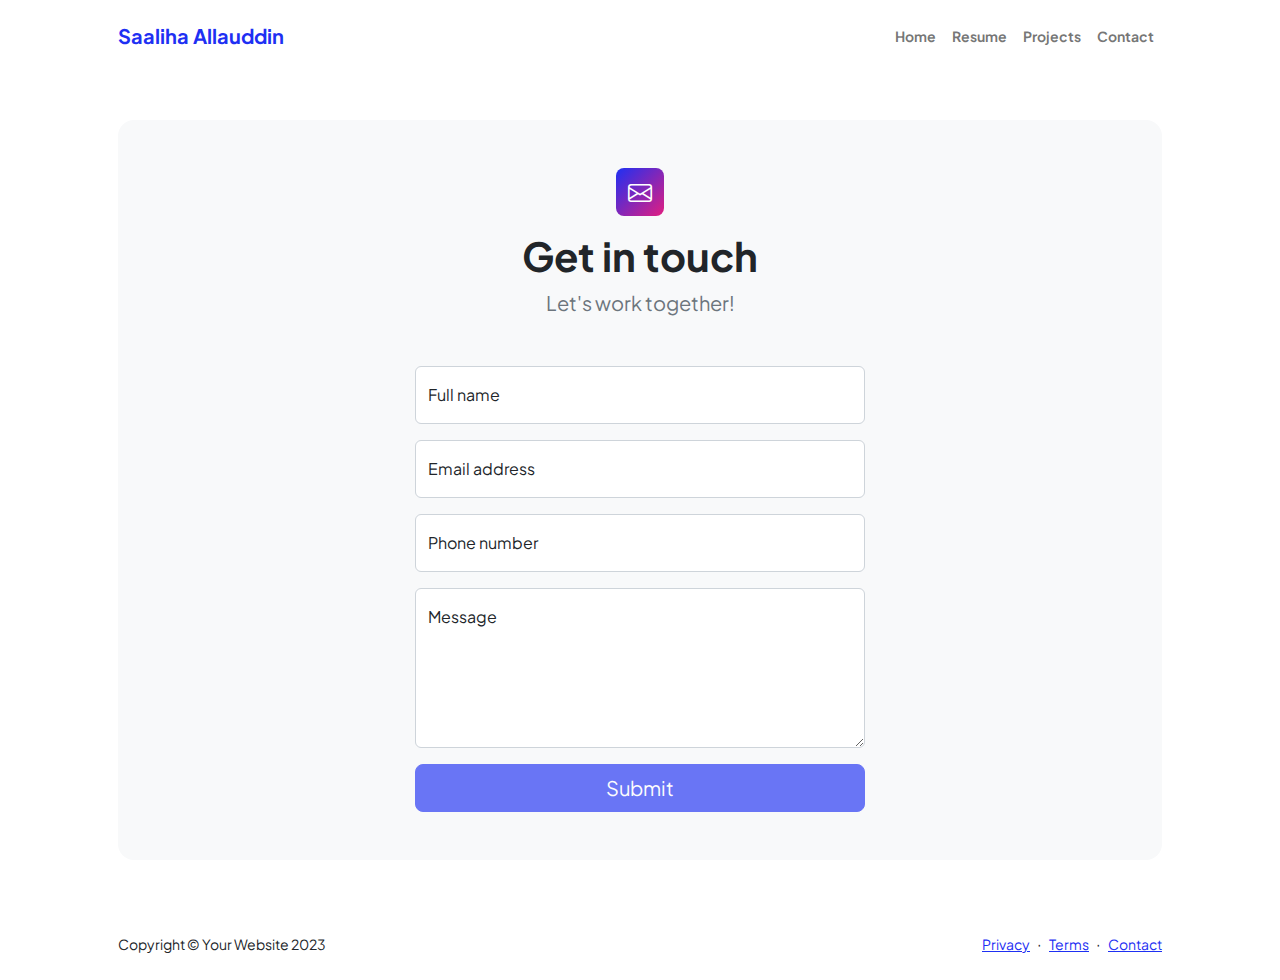
<file: contact.html>
<!DOCTYPE html>
<html lang="en">
    <head>
        <meta charset="utf-8" />
        <meta name="viewport" content="width=device-width, initial-scale=1, shrink-to-fit=no" />
        <meta name="description" content />
        <meta name="author" content />
        <title>Modern Business - Start Bootstrap Template</title>
        <!-- Favicon-->
        <link rel="icon" type="image/x-icon" href="assets/favicon.ico" />
        <!-- Custom Google font-->
        <link rel="preconnect" href="https://fonts.googleapis.com" />
        <link rel="preconnect" href="https://fonts.gstatic.com" crossorigin />
        <link href="https://fonts.googleapis.com/css2?family=Plus+Jakarta+Sans:wght@100;200;300;400;500;600;700;800;900&amp;display=swap" rel="stylesheet" />
        <!-- Bootstrap icons-->
        <link href="https://cdn.jsdelivr.net/npm/bootstrap-icons@1.8.1/font/bootstrap-icons.css" rel="stylesheet" />
        <!-- Core theme CSS (includes Bootstrap)-->
        <link href="css/styles.css" rel="stylesheet" />
    </head>
    <body class="d-flex flex-column">
        <main class="flex-shrink-0">
            <!-- Navigation-->
            <nav class="navbar navbar-expand-lg navbar-light bg-white py-3">
                <div class="container px-5">
                    <a class="navbar-brand" href="index.html"><span class="fw-bolder text-primary">Saaliha Allauddin</span></a>
                    <button class="navbar-toggler" type="button" data-bs-toggle="collapse" data-bs-target="#navbarSupportedContent" aria-controls="navbarSupportedContent" aria-expanded="false" aria-label="Toggle navigation"><span class="navbar-toggler-icon"></span></button>
                    <div class="collapse navbar-collapse" id="navbarSupportedContent">
                        <ul class="navbar-nav ms-auto mb-2 mb-lg-0 small fw-bolder">
                            <li class="nav-item"><a class="nav-link" href="index.html">Home</a></li>
                            <li class="nav-item"><a class="nav-link" href="resume.html">Resume</a></li>
                            <li class="nav-item"><a class="nav-link" href="projects.html">Projects</a></li>
                            <li class="nav-item"><a class="nav-link" href="contact.html">Contact</a></li>
                        </ul>
                    </div>
                </div>
            </nav>
            <!-- Page content-->
            <section class="py-5">
                <div class="container px-5">
                    <!-- Contact form-->
                    <div class="bg-light rounded-4 py-5 px-4 px-md-5">
                        <div class="text-center mb-5">
                            <div class="feature bg-primary bg-gradient-primary-to-secondary text-white rounded-3 mb-3"><i class="bi bi-envelope"></i></div>
                            <h1 class="fw-bolder">Get in touch</h1>
                            <p class="lead fw-normal text-muted mb-0">Let's work together!</p>
                        </div>
                        <div class="row gx-5 justify-content-center">
                            <div class="col-lg-8 col-xl-6">
                                <!-- * * * * * * * * * * * * * * *-->
                                <!-- * * SB Forms Contact Form * *-->
                                <!-- * * * * * * * * * * * * * * *-->
                                <!-- This form is pre-integrated with SB Forms.-->
                                <!-- To make this form functional, sign up at-->
                                <!-- https://startbootstrap.com/solution/contact-forms-->
                                <!-- to get an API token!-->
                                <form id="contactForm" data-sb-form-api-token="API_TOKEN">
                                    <!-- Name input-->
                                    <div class="form-floating mb-3">
                                        <input class="form-control" id="name" type="text" placeholder="Enter your name..." data-sb-validations="required" />
                                        <label for="name">Full name</label>
                                        <div class="invalid-feedback" data-sb-feedback="name:required">A name is required.</div>
                                    </div>
                                    <!-- Email address input-->
                                    <div class="form-floating mb-3">
                                        <input class="form-control" id="email" type="email" placeholder="name@example.com" data-sb-validations="required,email" />
                                        <label for="email">Email address</label>
                                        <div class="invalid-feedback" data-sb-feedback="email:required">An email is required.</div>
                                        <div class="invalid-feedback" data-sb-feedback="email:email">Email is not valid.</div>
                                    </div>
                                    <!-- Phone number input-->
                                    <div class="form-floating mb-3">
                                        <input class="form-control" id="phone" type="tel" placeholder="(123) 456-7890" data-sb-validations="required" />
                                        <label for="phone">Phone number</label>
                                        <div class="invalid-feedback" data-sb-feedback="phone:required">A phone number is required.</div>
                                    </div>
                                    <!-- Message input-->
                                    <div class="form-floating mb-3">
                                        <textarea class="form-control" id="message" type="text" placeholder="Enter your message here..." style="height: 10rem" data-sb-validations="required"></textarea>
                                        <label for="message">Message</label>
                                        <div class="invalid-feedback" data-sb-feedback="message:required">A message is required.</div>
                                    </div>
                                    <!-- Submit success message-->
                                    <!---->
                                    <!-- This is what your users will see when the form-->
                                    <!-- has successfully submitted-->
                                    <div class="d-none" id="submitSuccessMessage">
                                        <div class="text-center mb-3">
                                            <div class="fw-bolder">Form submission successful!</div>
                                            To activate this form, sign up at
                                            <br />
                                            <a href="https://startbootstrap.com/solution/contact-forms">https://startbootstrap.com/solution/contact-forms</a>
                                        </div>
                                    </div>
                                    <!-- Submit error message-->
                                    <!---->
                                    <!-- This is what your users will see when there is-->
                                    <!-- an error submitting the form-->
                                    <div class="d-none" id="submitErrorMessage"><div class="text-center text-danger mb-3">Error sending message!</div></div>
                                    <!-- Submit Button-->
                                    <div class="d-grid"><button class="btn btn-primary btn-lg disabled" id="submitButton" type="submit">Submit</button></div>
                                </form>
                            </div>
                        </div>
                    </div>
                </div>
            </section>
        </main>
        <!-- Footer-->
        <footer class="bg-white py-4 mt-auto">
            <div class="container px-5">
                <div class="row align-items-center justify-content-between flex-column flex-sm-row">
                    <div class="col-auto"><div class="small m-0">Copyright &copy; Your Website 2023</div></div>
                    <div class="col-auto">
                        <a class="small" href="#!">Privacy</a>
                        <span class="mx-1">&middot;</span>
                        <a class="small" href="#!">Terms</a>
                        <span class="mx-1">&middot;</span>
                        <a class="small" href="#!">Contact</a>
                    </div>
                </div>
            </div>
        </footer>
        <!-- Bootstrap core JS-->
        <script src="https://cdn.jsdelivr.net/npm/bootstrap@5.2.3/dist/js/bootstrap.bundle.min.js"></script>
        <!-- Core theme JS-->
        <script src="js/scripts.js"></script>
        <!-- * * * * * * * * * * * * * * * * * * * * * * * * * * * * * * * * * * * * * * * *-->
        <!-- * *                               SB Forms JS                               * *-->
        <!-- * * Activate your form at https://startbootstrap.com/solution/contact-forms * *-->
        <!-- * * * * * * * * * * * * * * * * * * * * * * * * * * * * * * * * * * * * * * * *-->
        <script src="https://cdn.startbootstrap.com/sb-forms-latest.js"></script>
    </body>
</html>
</file>
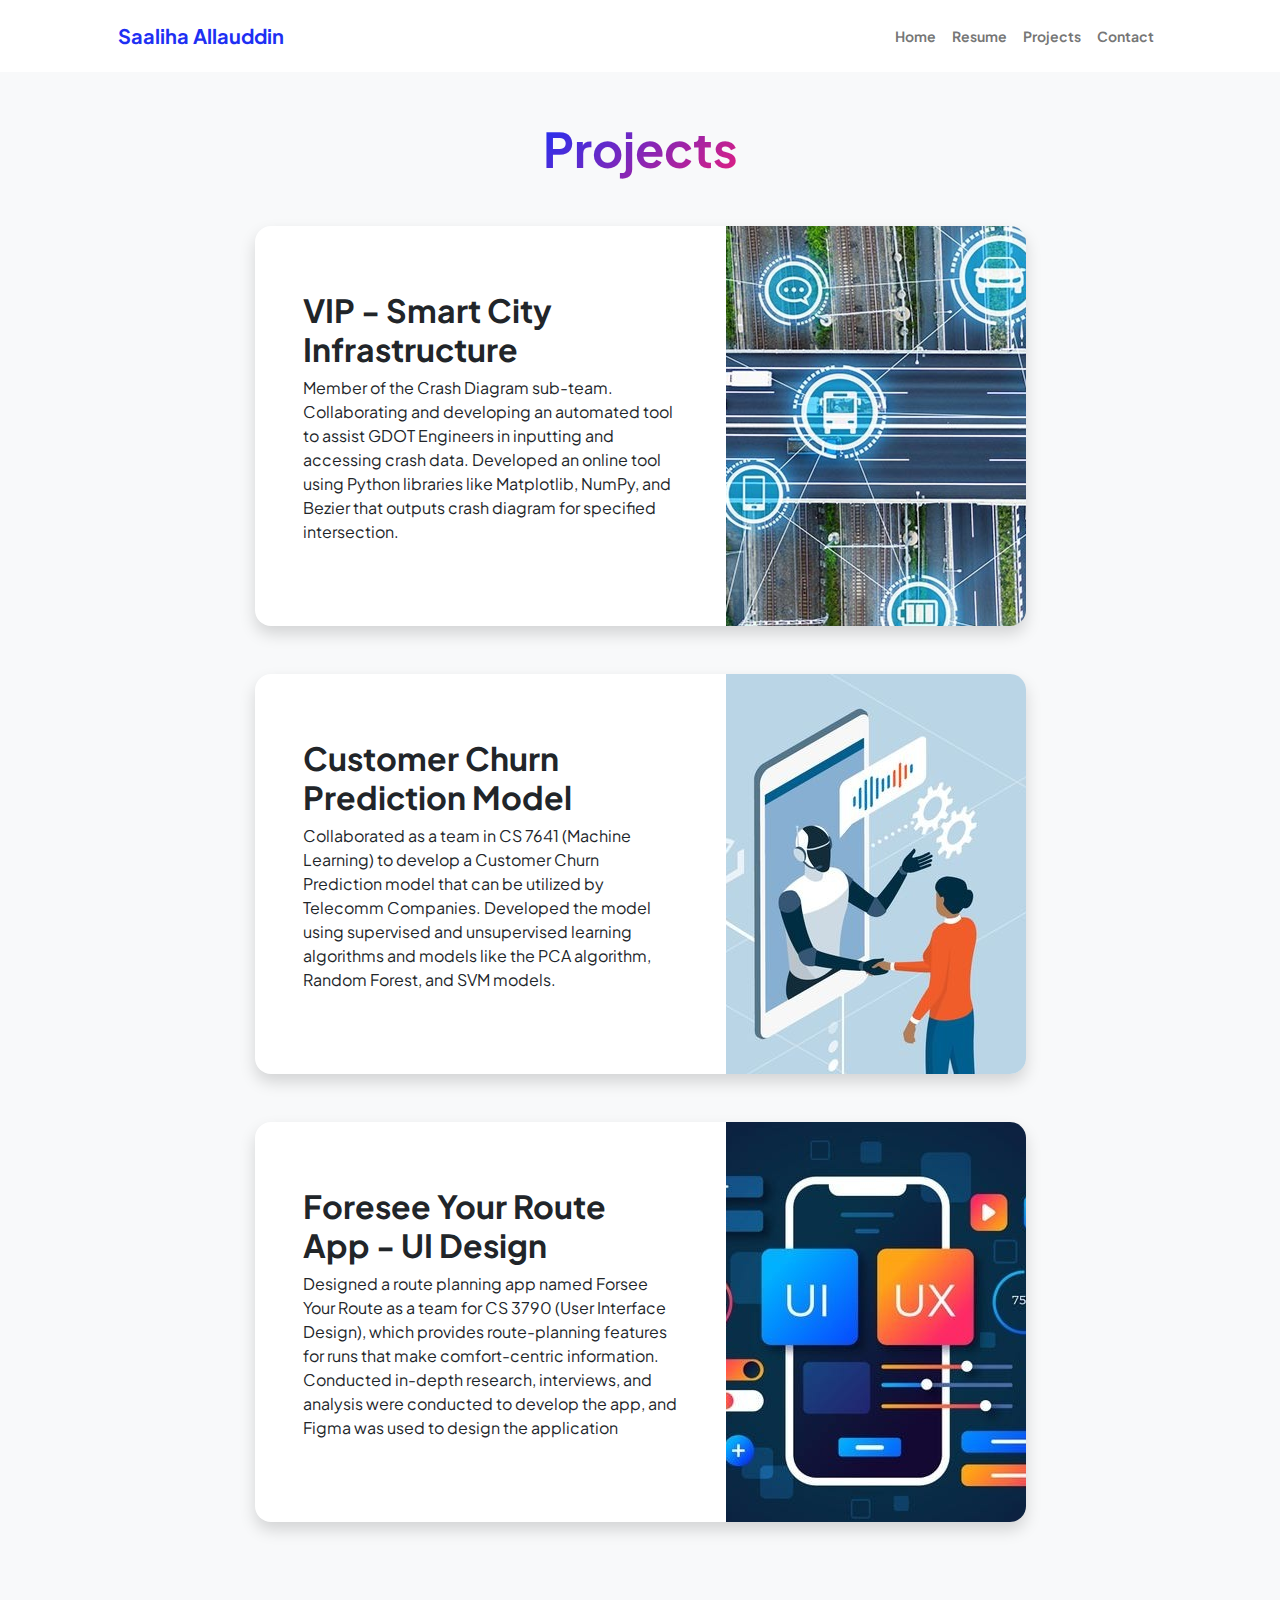
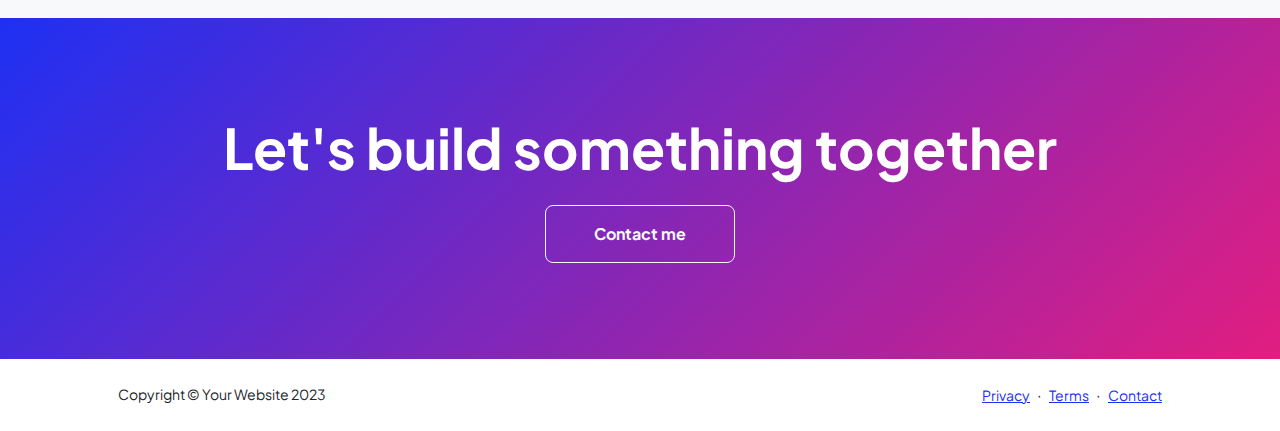
<file: projects.html>
<!DOCTYPE html>
<html lang="en">
    <head>
        <meta charset="utf-8" />
        <meta name="viewport" content="width=device-width, initial-scale=1, shrink-to-fit=no" />
        <meta name="description" content="" />
        <meta name="author" content="" />
        <title>Modern Business - Start Bootstrap Template</title>
        <!-- Favicon-->
        <link rel="icon" type="image/x-icon" href="assets/favicon.ico" />
        <!-- Custom Google font-->
        <link rel="preconnect" href="https://fonts.googleapis.com" />
        <link rel="preconnect" href="https://fonts.gstatic.com" crossorigin />
        <link href="https://fonts.googleapis.com/css2?family=Plus+Jakarta+Sans:wght@100;200;300;400;500;600;700;800;900&amp;display=swap" rel="stylesheet" />
        <!-- Bootstrap icons-->
        <link href="https://cdn.jsdelivr.net/npm/bootstrap-icons@1.8.1/font/bootstrap-icons.css" rel="stylesheet" />
        <!-- Core theme CSS (includes Bootstrap)-->
        <link href="css/styles.css" rel="stylesheet" />
    </head>
    <body class="d-flex flex-column h-100 bg-light">
        <main class="flex-shrink-0">
            <!-- Navigation-->
            <nav class="navbar navbar-expand-lg navbar-light bg-white py-3">
                <div class="container px-5">
                    <a class="navbar-brand" href="index.html"><span class="fw-bolder text-primary">Saaliha Allauddin</span></a>
                    <button class="navbar-toggler" type="button" data-bs-toggle="collapse" data-bs-target="#navbarSupportedContent" aria-controls="navbarSupportedContent" aria-expanded="false" aria-label="Toggle navigation"><span class="navbar-toggler-icon"></span></button>
                    <div class="collapse navbar-collapse" id="navbarSupportedContent">
                        <ul class="navbar-nav ms-auto mb-2 mb-lg-0 small fw-bolder">
                            <li class="nav-item"><a class="nav-link" href="index.html">Home</a></li>
                            <li class="nav-item"><a class="nav-link" href="resume.html">Resume</a></li>
                            <li class="nav-item"><a class="nav-link" href="projects.html">Projects</a></li>
                            <li class="nav-item"><a class="nav-link" href="contact.html">Contact</a></li>
                        </ul>
                    </div>
                </div>
            </nav>
            <!-- Projects Section-->
            <section class="py-5">
                <div class="container px-5 mb-5">
                    <div class="text-center mb-5">
                        <h1 class="display-5 fw-bolder mb-0"><span class="text-gradient d-inline">Projects</span></h1>
                    </div>
                    <div class="row gx-5 justify-content-center">
                        <div class="col-lg-11 col-xl-9 col-xxl-8">
                            <!-- Project Card 1-->
                            <div class="card overflow-hidden shadow rounded-4 border-0 mb-5">
                                <div class="card-body p-0">
                                    <div class="d-flex align-items-center">
                                        <div class="p-5">
                                            <h2 class="fw-bolder">VIP - Smart City Infrastructure</h2>
                                            <p>Member of the Crash Diagram sub-team. Collaborating and developing an automated tool to assist GDOT Engineers in
                                                inputting and accessing crash data. Developed an online tool using Python libraries like Matplotlib, NumPy, and Bezier that outputs crash diagram for specified
                                                intersection.</p>
                                        </div>
                                        <img class="img-fluid" src="assets/vip 2.jpg.png" alt="..." />
                                    </div>
                                </div>
                            </div>
                            <!-- Project Card 2-->
                            <div class="card overflow-hidden shadow rounded-4 border-0 mb-5">
                                <div class="card-body p-0">
                                    <div class="d-flex align-items-center">
                                        <div class="p-5">
                                            <h2 class="fw-bolder">Customer Churn Prediction Model</h2>
                                            <p>Collaborated as a team in CS 7641 (Machine Learning) to develop a Customer Churn Prediction model that can be utilized by
                                                Telecomm Companies. Developed the model using supervised and unsupervised learning algorithms and models like the PCA algorithm, Random
                                                Forest, and SVM models.</p>
                                        </div>
                                        <img class="img-fluid" src="assets/customer churn.png" alt="..." />
                                    </div>
                                </div>
                            </div>
                            <!-- Project Card 3-->
                            <div class="card overflow-hidden shadow rounded-4 border-0">
                                <div class="card-body p-0">
                                    <div class="d-flex align-items-center">
                                        <div class="p-5">
                                            <h2 class="fw-bolder">Foresee Your Route App - UI Design</h2>
                                            <p>Designed a route planning app named Forsee Your Route as a team for CS 3790 (User Interface Design), which provides
                                                route-planning features for runs that make comfort-centric information.
                                                Conducted in-depth research, interviews, and analysis were conducted to develop the app, and Figma was used to design the
                                                application</p>
                                        </div>
                                        <img class="img-fluid" src="assets/uiux.png" alt="..." />
                                    </div>
                                </div>
                            </div>
                        </div>
                    </div>
                </div>
            </section>
            <!-- Call to action section-->
            <section class="py-5 bg-gradient-primary-to-secondary text-white">
                <div class="container px-5 my-5">
                    <div class="text-center">
                        <h2 class="display-4 fw-bolder mb-4">Let's build something together</h2>
                        <a class="btn btn-outline-light btn-lg px-5 py-3 fs-6 fw-bolder" href="contact.html">Contact me</a>
                    </div>
                </div>
            </section>
        </main>
        <!-- Footer-->
        <footer class="bg-white py-4 mt-auto">
            <div class="container px-5">
                <div class="row align-items-center justify-content-between flex-column flex-sm-row">
                    <div class="col-auto"><div class="small m-0">Copyright &copy; Your Website 2023</div></div>
                    <div class="col-auto">
                        <a class="small" href="#!">Privacy</a>
                        <span class="mx-1">&middot;</span>
                        <a class="small" href="#!">Terms</a>
                        <span class="mx-1">&middot;</span>
                        <a class="small" href="#!">Contact</a>
                    </div>
                </div>
            </div>
        </footer>
        <!-- Bootstrap core JS-->
        <script src="https://cdn.jsdelivr.net/npm/bootstrap@5.2.3/dist/js/bootstrap.bundle.min.js"></script>
        <!-- Core theme JS-->
        <script src="js/scripts.js"></script>
    </body>
</html>
</file>
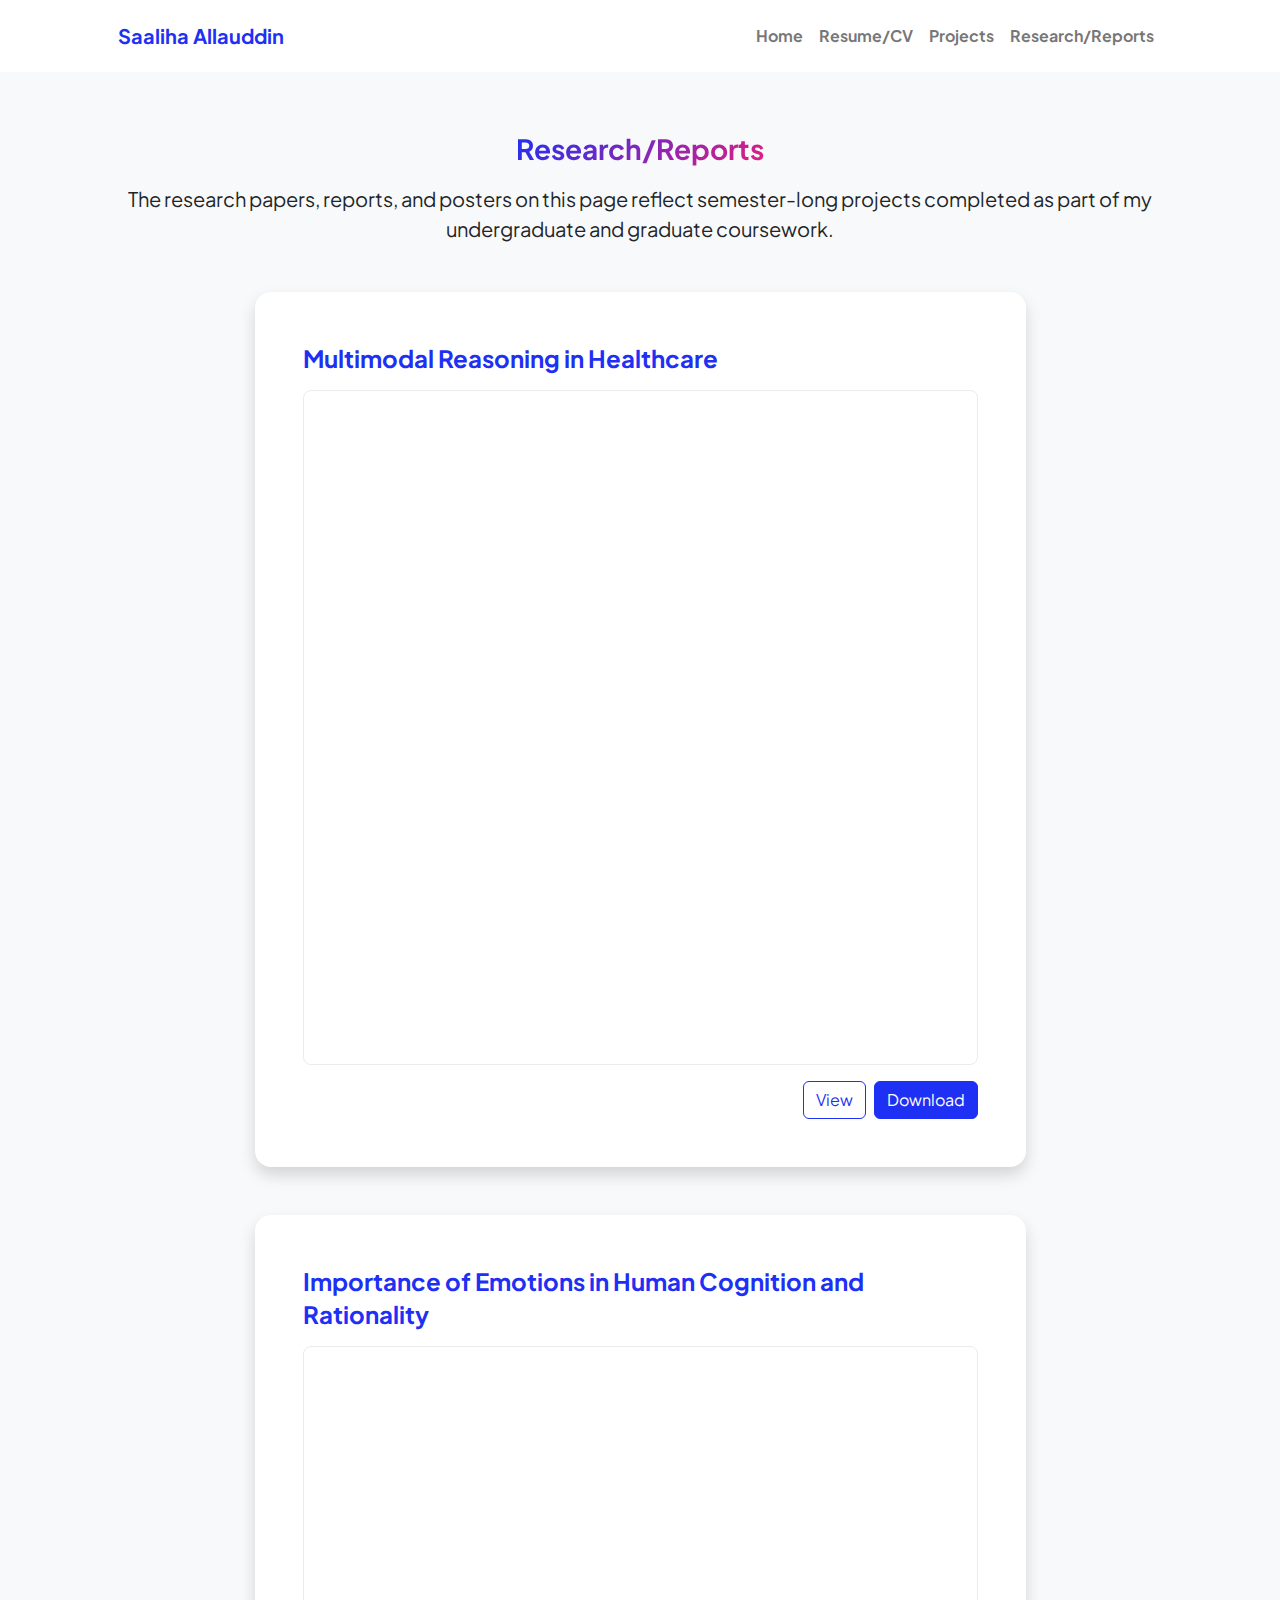
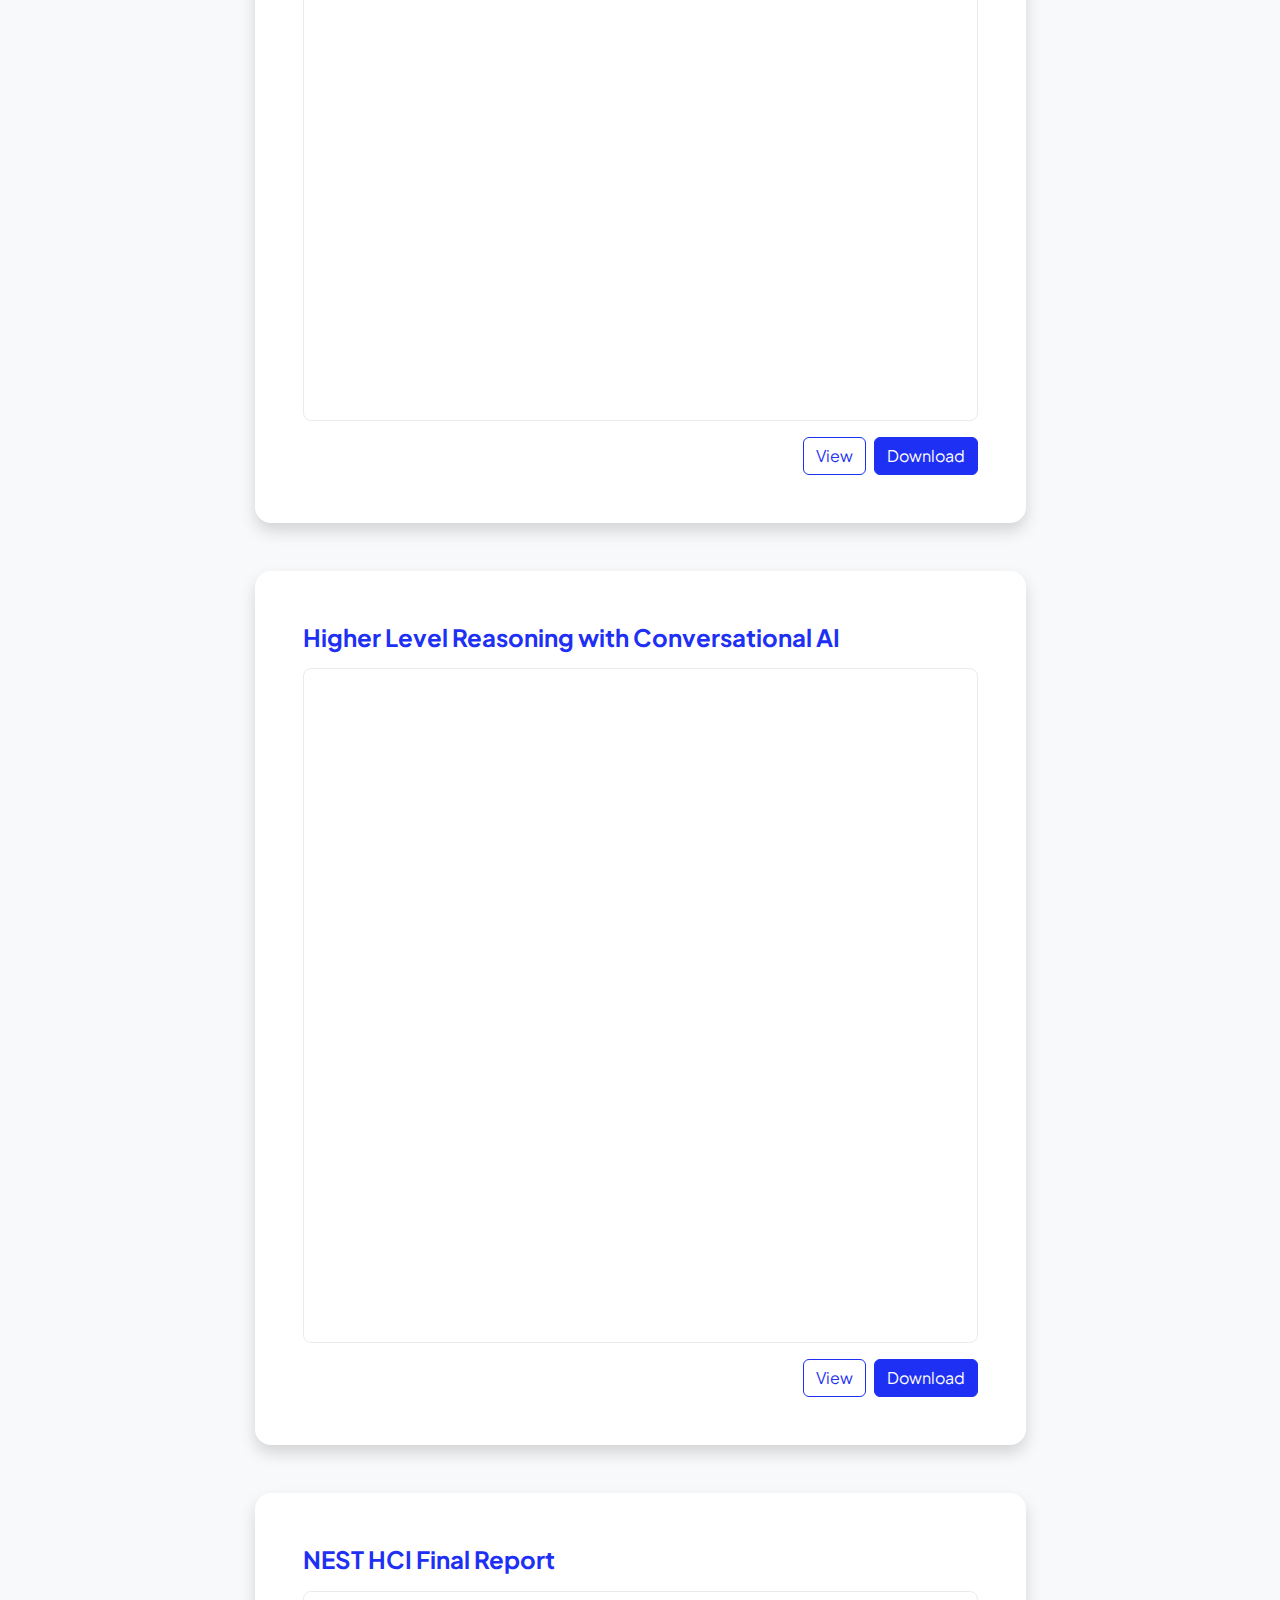
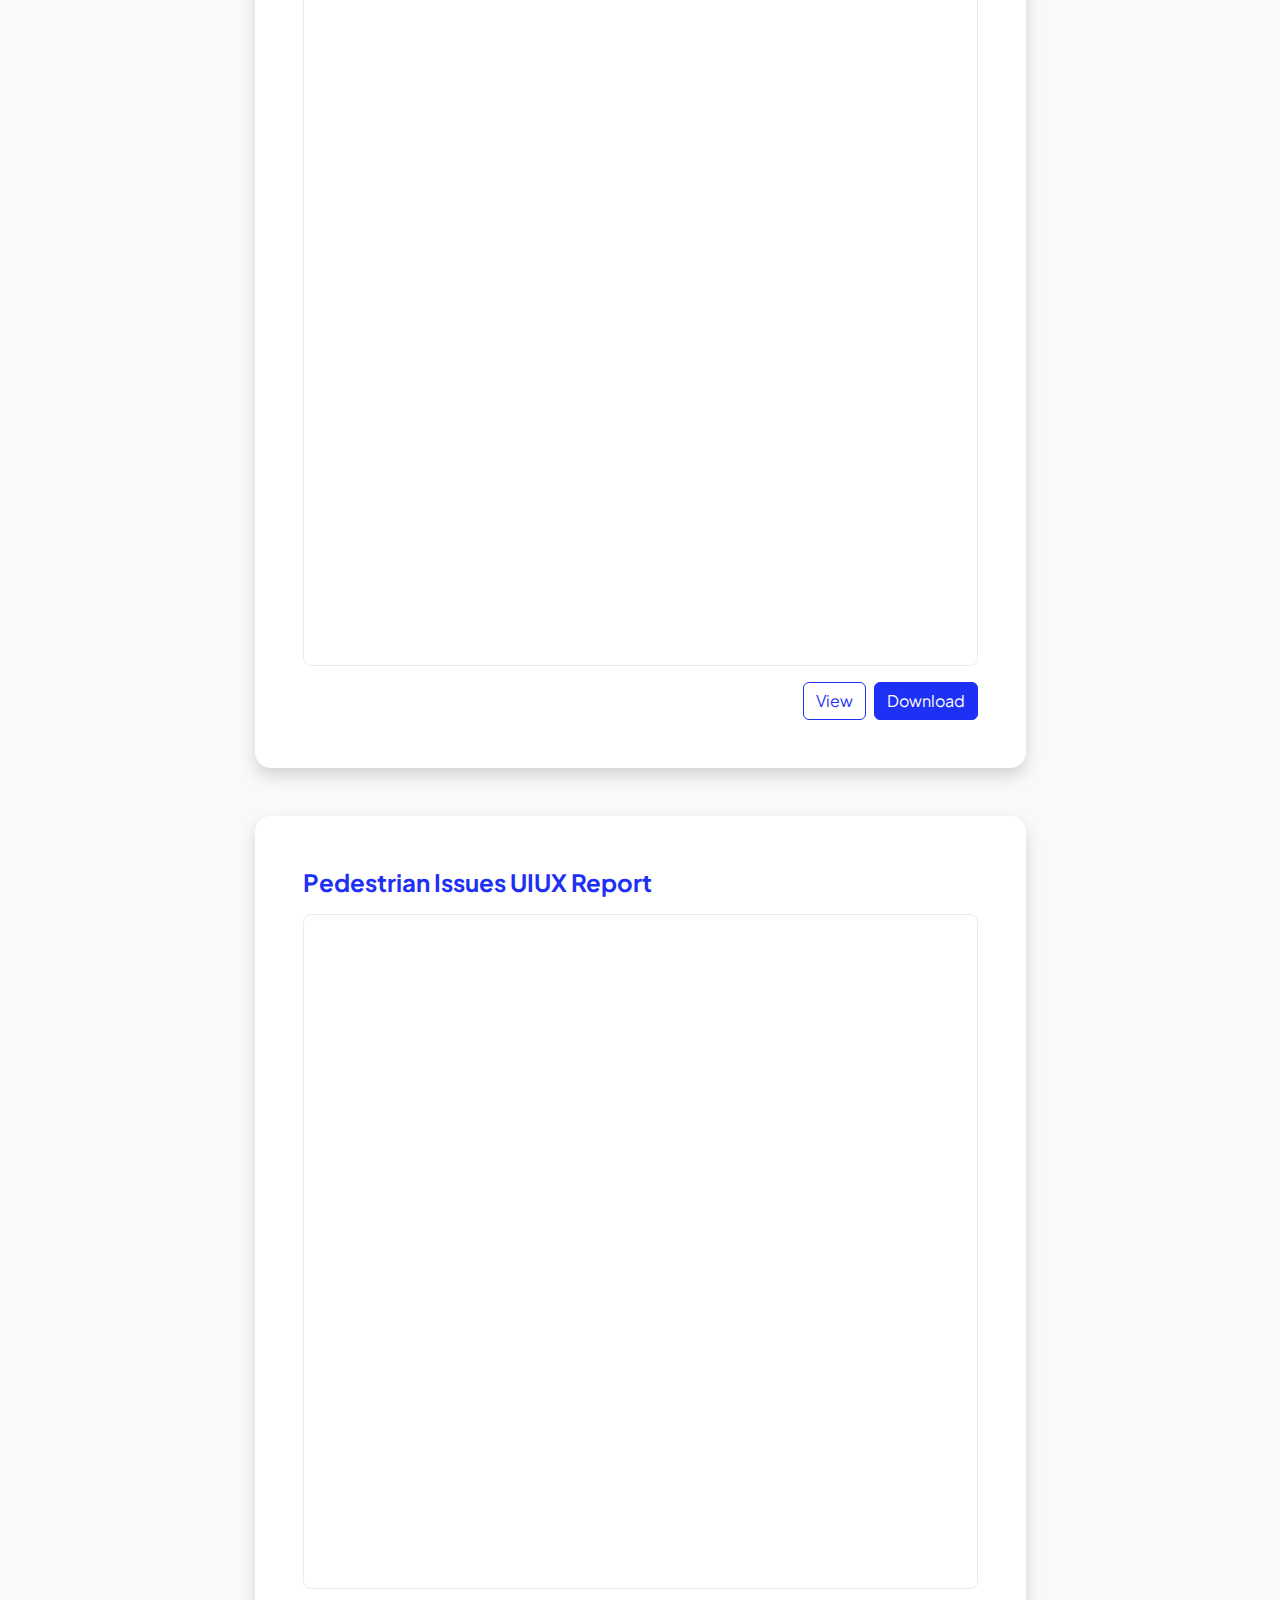
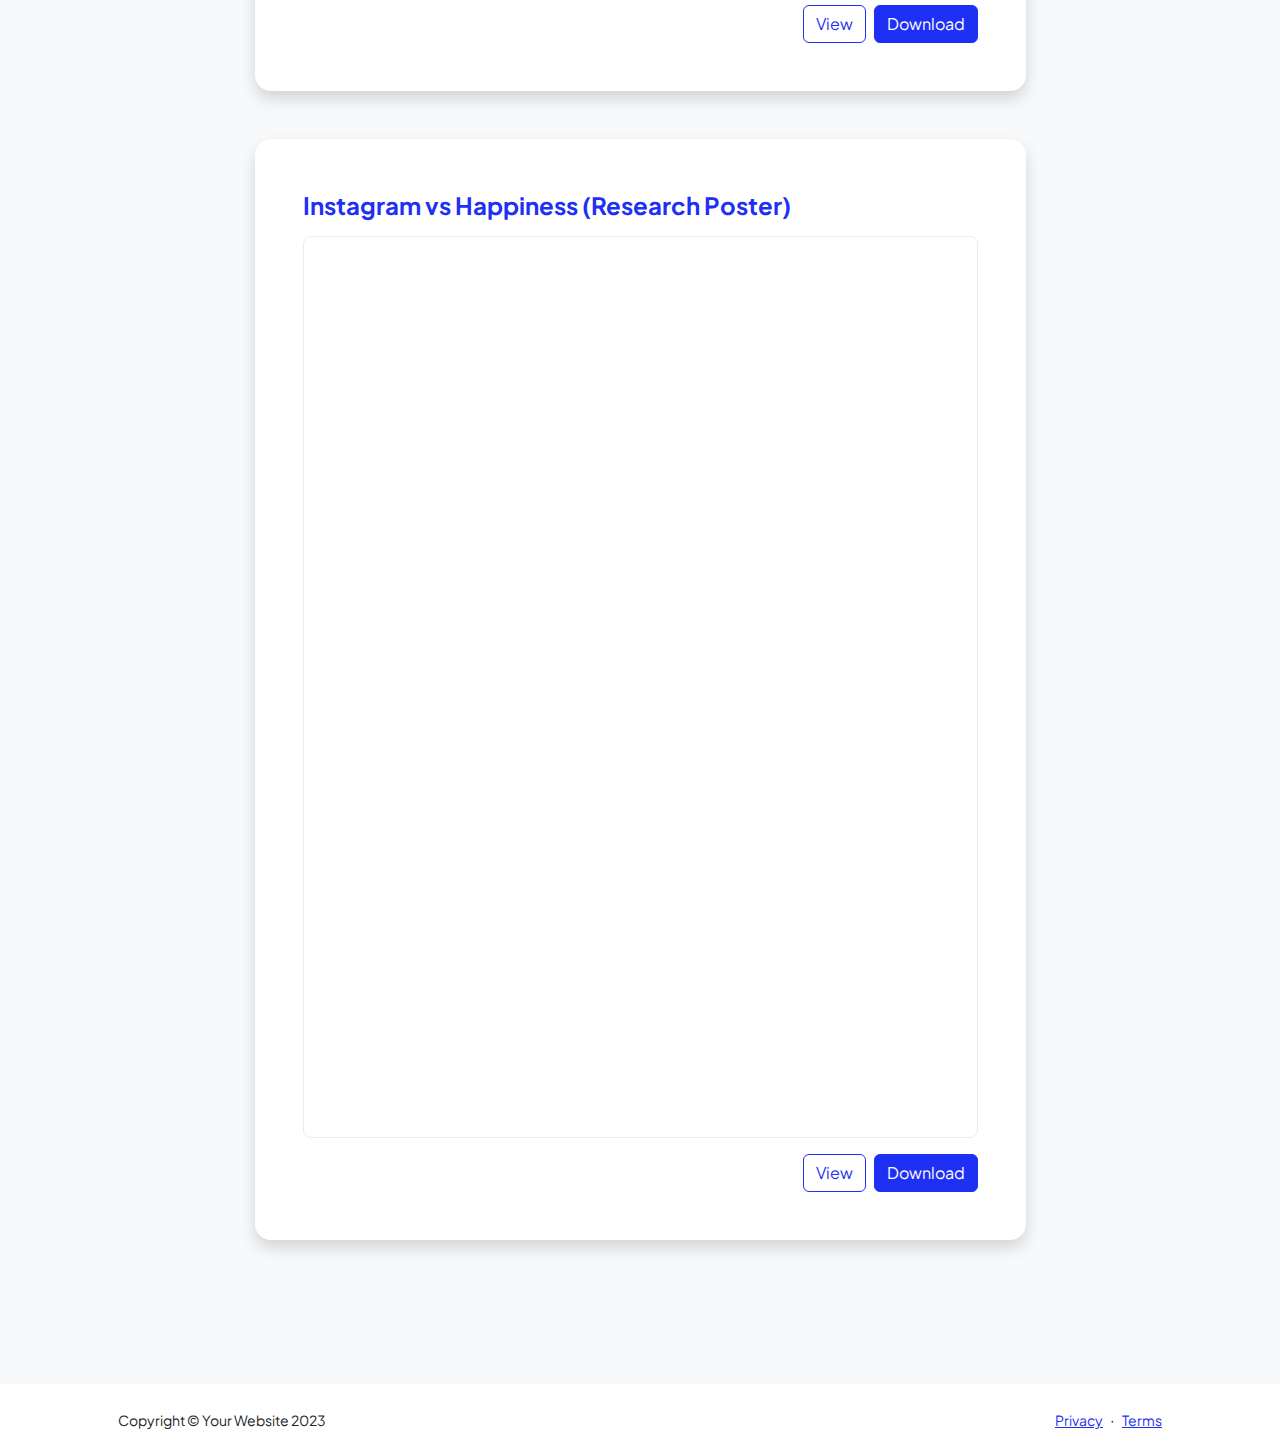
<file: research.html>
<!DOCTYPE html>
<html lang="en">
    <head>
        <meta charset="utf-8" />
        <meta name="viewport" content="width=device-width, initial-scale=1, shrink-to-fit=no" />
        <meta name="description" content="" />
        <meta name="author" content="" />
        <title>Personal - Start Bootstrap Template</title>
        <!-- Favicon-->
        <link rel="icon" type="image/x-icon" href="assets/favicon_2.jpg" />
        <!-- Custom Google font-->
        <link rel="preconnect" href="https://fonts.googleapis.com" />
        <link rel="preconnect" href="https://fonts.gstatic.com" crossorigin />
        <link href="https://fonts.googleapis.com/css2?family=Plus+Jakarta+Sans:wght@100;200;300;400;500;600;700;800;900&amp;display=swap" rel="stylesheet" />
        <!-- Bootstrap icons-->
        <link href="https://cdn.jsdelivr.net/npm/bootstrap-icons@1.8.1/font/bootstrap-icons.css" rel="stylesheet" />
        <!-- Core theme CSS (includes Bootstrap)-->
        <link href="css/styles.css" rel="stylesheet" />
        <style>
            /* PDF preview window styles */
            .preview-window {
                /* taller preview so PDF fits without horizontal scrolling */
                height: min(75vh, 900px);
                border: 1px solid #e9ecef;
                border-radius: 0.5rem;
                overflow: hidden; /* hide outer scrollbars; PDF viewer will handle vertical scroll */
                background: #fff;
                display: block;
            }
            .pdf-preview {
                width: 100% !important;
                height: 100% !important;
                border: 0;
                display: block;
                max-width: 100%;
                max-height: 100%;
            }

            /* Poster styles: prevent browser from shrinking the poster inside the iframe
               Make the iframe maintain its natural scale (zoom=100) and be scrollable vertically */
            .poster-window {
                border: 1px solid #e9ecef;
                border-radius: 0.5rem;
                background: #fff;
                overflow-x: hidden;  /* prevent horizontal scrolling */
                overflow-y: auto;    /* allow vertical scrolling */
                height: auto;
                min-height: 100vh;   /* ensure tall enough to view without being forced to shrink */
            }
            .poster-full {
                width: 100% !important;    /* fill available width */
                height: auto !important;   /* allow natural height and vertical scrolling */
                min-height: 100vh;         /* at least viewport height */
                border: 0;
                display: block;
            }

            @media (max-width: 991px) {
                .preview-window { height: min(60vh, 700px); }
                .poster-window { min-height: 100vh; }
            }
            @media (max-width: 575px) {
                .preview-window { height: 50vh; }
                .poster-window { min-height: 100vh; }
            }
        </style>
    </head>
    <body class="d-flex flex-column h-100 bg-light">
        <main class="flex-shrink-0">
            <!-- Navigation-->
            <nav class="navbar navbar-expand-lg navbar-light bg-white py-3">
                <div class="container px-5">
                    <a class="navbar-brand" href="index.html"><span class="fw-bolder fs-5 text-primary">Saaliha Allauddin</span></a>
                    <button class="navbar-toggler" type="button" data-bs-toggle="collapse" data-bs-target="#navbarSupportedContent" aria-controls="navbarSupportedContent" aria-expanded="false" aria-label="Toggle navigation"><span class="navbar-toggler-icon"></span></button>
                    <div class="collapse navbar-collapse" id="navbarSupportedContent">
                        <ul class="navbar-nav ms-auto mb-2 mb-lg-0 fs-6 fw-bolder">
                            <li class="nav-item"><a class="nav-link" href="index.html">Home</a></li>
                            <li class="nav-item"><a class="nav-link" href="resume.html">Resume/CV</a></li>
                            <li class="nav-item"><a class="nav-link" href="projects.html">Projects</a></li>
                            <li class="nav-item"><a class="nav-link" href="research.html">Research/Reports</a></li>
                            <!--<li class="nav-item"><a class="nav-link" href="contact.html">Contact</a></li>-->
                        </ul>
                    </div>
                </div>
            </nav>
            <!-- Page Content-->
            <div class="container px-5 my-5">
                <div class="text-center mb-5">
                    <h1 class="display-6 fw-bolder mb-0"><span class="text-gradient fs-3 d-inline">Research/Reports</span></h1>
                    <p class="fs-5 mt-3 mb-0">The research papers, reports, and posters on this page reflect semester-long projects completed as part of my undergraduate and graduate coursework.</p>
                </div>
                <div class="row gx-5 justify-content-center">
                    <div class="col-lg-11 col-xl-9 col-xxl-8">
                        <!-- Experience Section-->
                            <section>
                                <div class="mb-4">
                                    <!-- Paper 1 -->
                                     <div class="card shadow border-0 rounded-4 mb-5">
                                        <div class="card-body p-5 d-flex flex-column">
                                            <h3 class="fw-bolder mb-3"><span class="text-primary fs-4 d-inline">Multimodal Reasoning in Healthcare</span></h3>
                                            <div class="preview-window mb-3">
                                                <iframe class="pdf-preview" src="assets/Multimodal%20Reasoning%20in%20Healthcare.pdf#view=FitH" title="Multimodal Reasoning preview" scrolling="yes"></iframe>
                                            </div>
                                            <div class="d-flex gap-2 justify-content-end">
                                                <a class="btn btn-outline-primary" href="#" data-pdf="assets/Multimodal%20Reasoning%20in%20Healthcare.pdf" onclick="openPdf(event)">View</a>
                                                <a class="btn btn-primary" href="assets/Multimodal%20Reasoning%20in%20Healthcare.pdf" download>Download</a>
                                            </div>
                                        </div>
                                    </div>

                                    <!-- Paper 2 -->
                                    <div class="card shadow border-0 rounded-4 mb-5">
                                        <div class="card-body p-5 d-flex flex-column">
                                            <h3 class="fw-bolder mb-3"><span class="text-primary fs-4 d-inline">Importance of Emotions in Human Cognition and Rationality</span></h3>
                                            <div class="preview-window mb-3">
                                                <iframe class="pdf-preview" src="assets/Importance%20of%20Emotions%20in%20Human%20Cognition%20and%20Rationality.pdf#view=FitH" title="Importance of Emotions preview" scrolling="yes"></iframe>
                                            </div>
                                            <div class="d-flex gap-2 justify-content-end">
                                                <a class="btn btn-outline-primary" href="#" data-pdf="assets/Importance%20of%20Emotions%20in%20Human%20Cognition%20and%20Rationality.pdf" onclick="openPdf(event)">View</a>
                                                <a class="btn btn-primary" href="assets/Importance%20of%20Emotions%20in%20Human%20Cognition%20and%20Rationality.pdf" download>Download</a>
                                            </div>
                                        </div>
                                    </div>

                                    <!-- Paper 3 -->
                                    <div class="card shadow border-0 rounded-4 mb-5">
                                        <div class="card-body p-5 d-flex flex-column">
                                            <h3 class="fw-bolder mb-3"><span class="text-primary fs-4 d-inline">Higher Level Reasoning with Conversational AI</span></h3>
                                            <div class="preview-window mb-3">
                                                <iframe class="pdf-preview" src="assets/Higher_Level_Reasoning_with_Conversational_AI_Paper.pdf#view=FitH" title="Higher Level Reasoning preview" scrolling="yes"></iframe>
                                            </div>
                                            <div class="d-flex gap-2 justify-content-end">
                                                <a class="btn btn-outline-primary" href="#" data-pdf="assets/Higher_Level_Reasoning_with_Conversational_AI_Paper.pdf" onclick="openPdf(event)">View</a>
                                                <a class="btn btn-primary" href="assets/Higher_Level_Reasoning_with_Conversational_AI_Paper.pdf" download>Download</a>
                                            </div>
                                        </div>
                                    </div>

                                    <!-- Paper 4 -->
                                    <div class="card shadow border-0 rounded-4 mb-5">
                                        <div class="card-body p-5 d-flex flex-column">
                                            <h3 class="fw-bolder mb-3"><span class="text-primary fs-4 d-inline">NEST HCI Final Report</span></h3>
                                            <div class="preview-window mb-3">
                                                <iframe class="pdf-preview" src="assets/NEST%20HCI%20Final%20Report.pdf#view=FitH" title="NEST HCI preview" scrolling="yes"></iframe>
                                            </div>
                                            <div class="d-flex gap-2 justify-content-end">
                                                <a class="btn btn-outline-primary" href="#" data-pdf="assets/NEST%20HCI%20Final%20Report.pdf" onclick="openPdf(event)">View</a>
                                                <a class="btn btn-primary" href="assets/NEST%20HCI%20Final%20Report.pdf" download>Download</a>
                                            </div>
                                        </div>
                                    </div>

                                    <!-- Paper 5 -->
                                    <div class="card shadow border-0 rounded-4 mb-5">
                                        <div class="card-body p-5 d-flex flex-column">
                                            <h3 class="fw-bolder mb-3"><span class="text-primary fs-4 d-inline">Pedestrian Issues UIUX Report</span></h3>
                                            <div class="preview-window mb-3">
                                                <iframe class="pdf-preview" src="assets/Pedestrian%20Issues%20UIUX%20Report.pdf#view=FitH" title="Pedestrian Issues preview" scrolling="yes"></iframe>
                                            </div>
                                            <div class="d-flex gap-2 justify-content-end">
                                                <a class="btn btn-outline-primary" href="#" data-pdf="assets/Pedestrian%20Issues%20UIUX%20Report.pdf" onclick="openPdf(event)">View</a>
                                                <a class="btn btn-primary" href="assets/Pedestrian%20Issues%20UIUX%20Report.pdf" download>Download</a>
                                            </div>
                                        </div>
                                    </div>

                                    <!-- Paper 6 -->
                                    <div class="card shadow border-0 rounded-4 mb-5">
                                        <div class="card-body p-5 d-flex flex-column">
                                            <h3 class="fw-bolder mb-3"><span class="text-primary fs-4 d-inline">Instagram vs Happiness (Research Poster)</span></h3>
                                            <div class="poster-window mb-3">
                                                <!-- Use zoom=100 to avoid browser auto-fit shrinking; allow vertical scroll inside container -->
                                                <iframe class="poster-full" src="assets/Instagram%20vs%20Happiness%20Research%20Poster.pdf#zoom=100" title="Instagram vs Happiness poster" scrolling="yes"></iframe>
                                            </div>
                                            <div class="d-flex gap-2 justify-content-end">
                                                <a class="btn btn-outline-primary" href="#" data-pdf="assets/Instagram%20vs%20Happiness%20Research%20Poster.pdf" onclick="openPdf(event)">View</a>
                                                <a class="btn btn-primary" href="assets/Instagram%20vs%20Happiness%20Research%20Poster.pdf" download>Download</a>
                                            </div>
                                        </div>
                                    </div>

                                </div>
                            </section>

                            <!-- PDF viewer modal -->
                            <div id="pdfModal" style="display:none; position:fixed; inset:0; background:rgba(0,0,0,0.8); z-index:1050; align-items:center; justify-content:center;">
                                <div style="position:relative; width:90%; height:90%; background:#fff; border-radius:6px; overflow:hidden;">
                                    <button onclick="closePdf()" aria-label="Close" style="position:absolute; top:8px; right:8px; z-index:2;" class="btn btn-sm btn-light">Close</button>
                                    <iframe id="pdfFrame" src="" style="width:100%; height:100%; border:0;"></iframe>
                                </div>
                            </div>

                            <script>
                                function openPdf(e) {
                                    e.preventDefault();
                                    var pdf = e.currentTarget.getAttribute('data-pdf');
                                    if (!pdf) return;
                                    var frame = document.getElementById('pdfFrame');
                                    frame.src = pdf;
                                    var modal = document.getElementById('pdfModal');
                                    modal.style.display = 'flex';
                                }

                                function closePdf() {
                                    var frame = document.getElementById('pdfFrame');
                                    if (frame) frame.src = '';
                                    var modal = document.getElementById('pdfModal');
                                    if (modal) modal.style.display = 'none';
                                }

                                document.addEventListener('keydown', function(e) { if (e.key === 'Escape') closePdf(); });
                                var pdfModal = document.getElementById('pdfModal');
                                if (pdfModal) {
                                    pdfModal.addEventListener('click', function(e) { if (e.target === this) closePdf(); });
                                }
                            </script>
                        <!-- Divider-->
                        <div class="pb-5"></div>
                    </div>
                </div>
            </div>
        </main>
        <!-- Footer-->
        <footer class="bg-white py-4 mt-auto">
            <div class="container px-5">
                <div class="row align-items-center justify-content-between flex-column flex-sm-row">
                    <div class="col-auto"><div class="small m-0">Copyright &copy; Your Website 2023</div></div>
                    <div class="col-auto">
                        <a class="small" href="#!">Privacy</a>
                        <span class="mx-1">&middot;</span>
                        <a class="small" href="#!">Terms</a>
                    </div>
                </div>
            </div>
        </footer>
        <!-- Bootstrap core JS-->
        <script src="https://cdn.jsdelivr.net/npm/bootstrap@5.2.3/dist/js/bootstrap.bundle.min.js"></script>
        <!-- Core theme JS-->
        <script src="js/scripts.js"></script>
    </body>
</html>
</file>
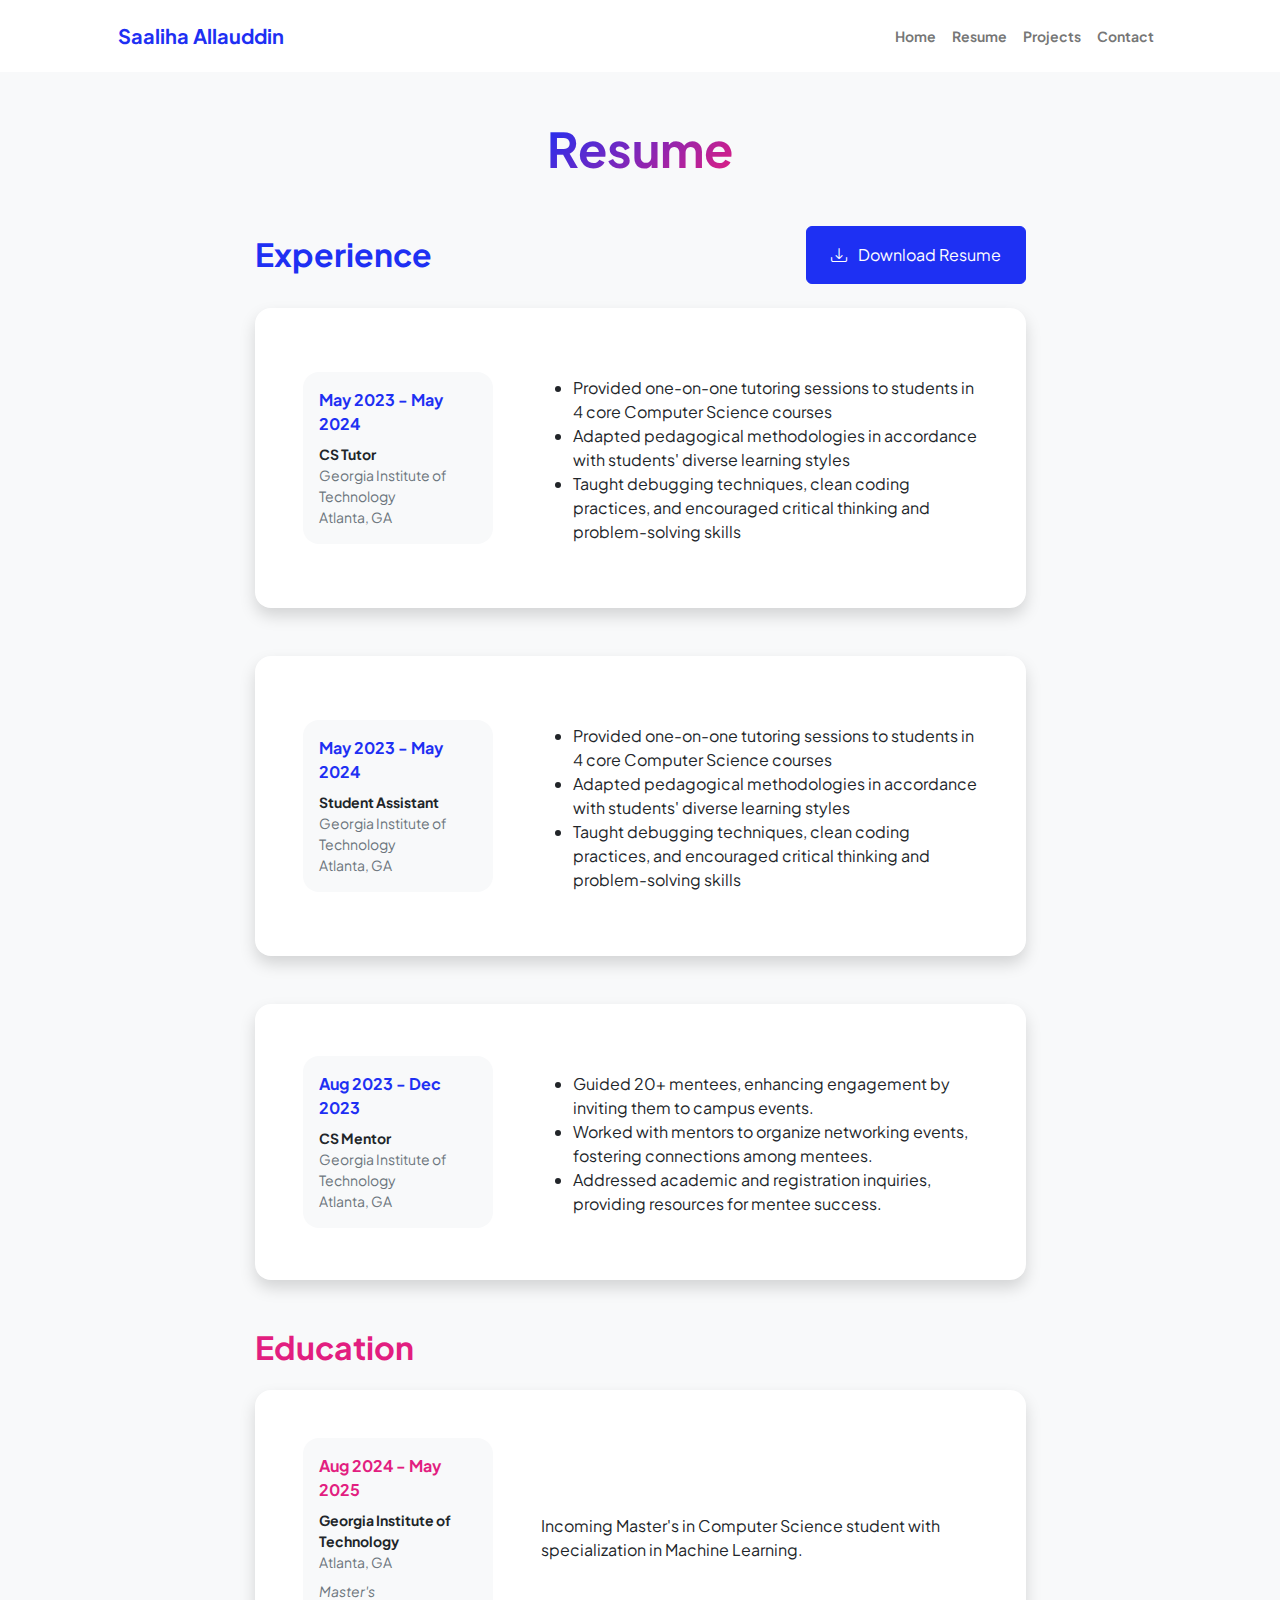
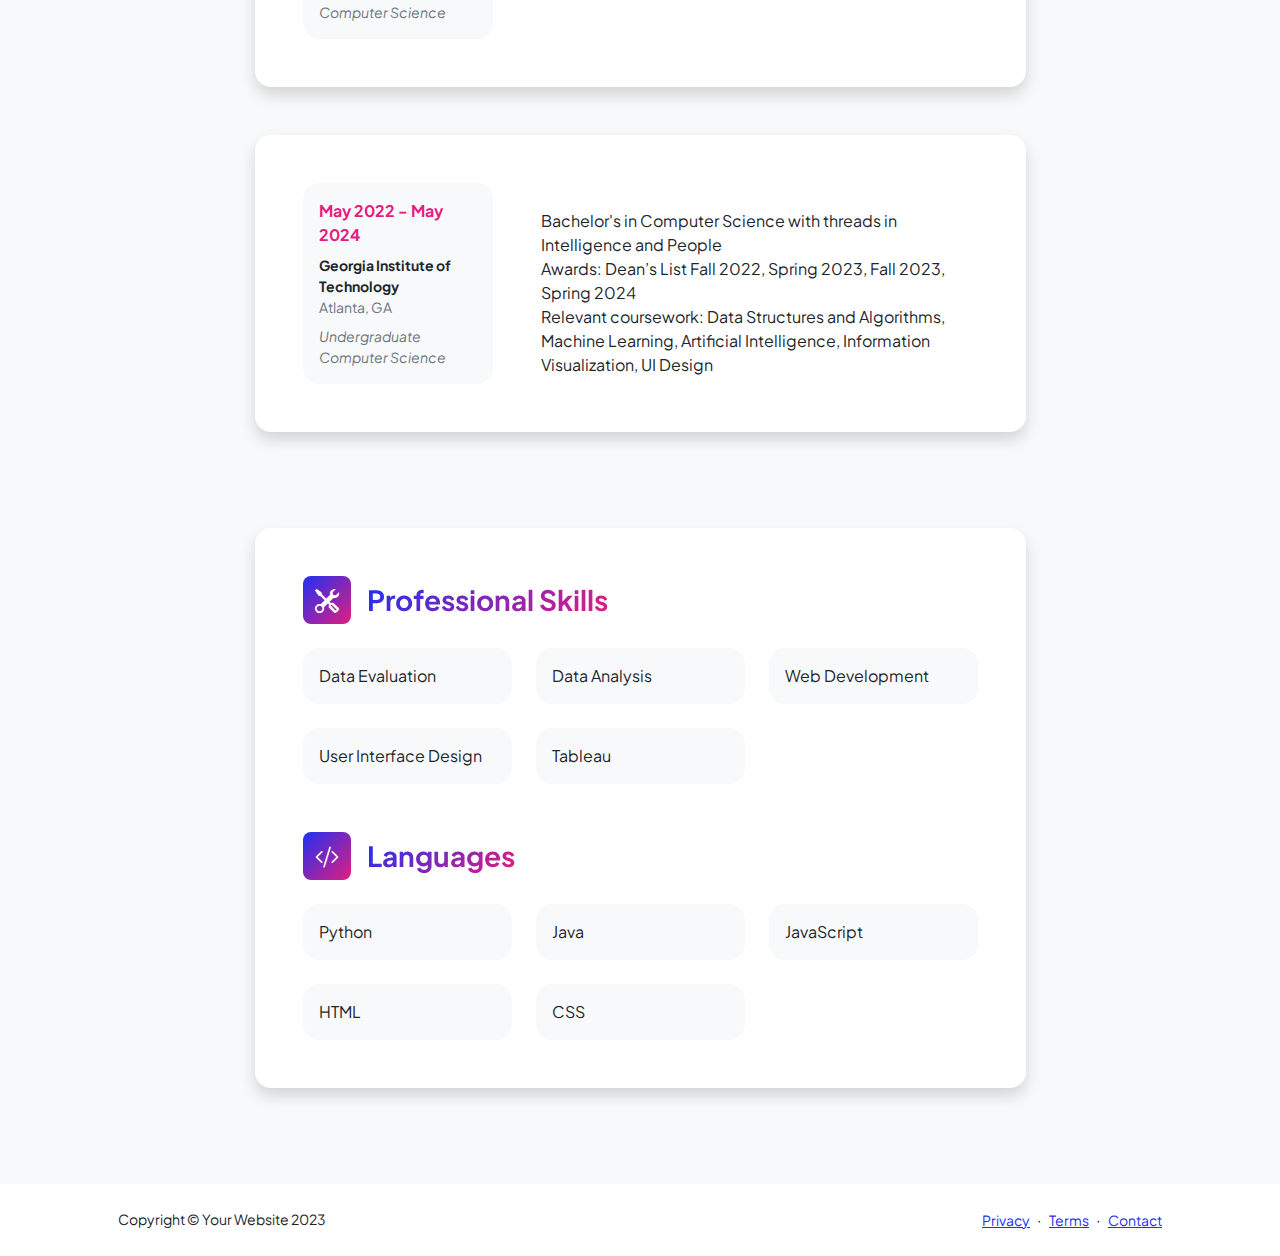
<file: resume.html>
<!DOCTYPE html>
<html lang="en">
    <head>
        <meta charset="utf-8" />
        <meta name="viewport" content="width=device-width, initial-scale=1, shrink-to-fit=no" />
        <meta name="description" content="" />
        <meta name="author" content="" />
        <title>Personal - Start Bootstrap Template</title>
        <!-- Favicon-->
        <link rel="icon" type="image/x-icon" href="assets/favicon.ico" />
        <!-- Custom Google font-->
        <link rel="preconnect" href="https://fonts.googleapis.com" />
        <link rel="preconnect" href="https://fonts.gstatic.com" crossorigin />
        <link href="https://fonts.googleapis.com/css2?family=Plus+Jakarta+Sans:wght@100;200;300;400;500;600;700;800;900&amp;display=swap" rel="stylesheet" />
        <!-- Bootstrap icons-->
        <link href="https://cdn.jsdelivr.net/npm/bootstrap-icons@1.8.1/font/bootstrap-icons.css" rel="stylesheet" />
        <!-- Core theme CSS (includes Bootstrap)-->
        <link href="css/styles.css" rel="stylesheet" />
    </head>
    <body class="d-flex flex-column h-100 bg-light">
        <main class="flex-shrink-0">
            <!-- Navigation-->
            <nav class="navbar navbar-expand-lg navbar-light bg-white py-3">
                <div class="container px-5">
                    <a class="navbar-brand" href="index.html"><span class="fw-bolder text-primary">Saaliha Allauddin</span></a>
                    <button class="navbar-toggler" type="button" data-bs-toggle="collapse" data-bs-target="#navbarSupportedContent" aria-controls="navbarSupportedContent" aria-expanded="false" aria-label="Toggle navigation"><span class="navbar-toggler-icon"></span></button>
                    <div class="collapse navbar-collapse" id="navbarSupportedContent">
                        <ul class="navbar-nav ms-auto mb-2 mb-lg-0 small fw-bolder">
                            <li class="nav-item"><a class="nav-link" href="index.html">Home</a></li>
                            <li class="nav-item"><a class="nav-link" href="resume.html">Resume</a></li>
                            <li class="nav-item"><a class="nav-link" href="projects.html">Projects</a></li>
                            <li class="nav-item"><a class="nav-link" href="contact.html">Contact</a></li>
                        </ul>
                    </div>
                </div>
            </nav>
            <!-- Page Content-->
            <div class="container px-5 my-5">
                <div class="text-center mb-5">
                    <h1 class="display-5 fw-bolder mb-0"><span class="text-gradient d-inline">Resume</span></h1>
                </div>
                <div class="row gx-5 justify-content-center">
                    <div class="col-lg-11 col-xl-9 col-xxl-8">
                        <!-- Experience Section-->
                        <section>
                            <div class="d-flex align-items-center justify-content-between mb-4">
                                <h2 class="text-primary fw-bolder mb-0">Experience</h2>
                                <!-- Download resume button-->
                                <!-- Note: Set the link href target to a PDF file within your project-->
                                <!--a class="btn btn-primary px-4 py-3" href="https://drive.google.com/file/d/1BWZD17Y5vbPgnqgEnaW7n5rxNKZatJj-/view?usp=sharing" target="_blank"-->
                                <a class="btn btn-primary px-4 py-3" href="https://drive.google.com/uc?export=download&id=1BWZD17Y5vbPgnqgEnaW7n5rxNKZatJj-" target="_blank">
                                    <div class="d-inline-block bi bi-download me-2"></div>
                                    Download Resume
                                </a>
                            </div>
                            <!-- Experience Card 1-->
                            <div class="card shadow border-0 rounded-4 mb-5">
                                <div class="card-body p-5">
                                    <div class="row align-items-center gx-5">
                                        <div class="col text-center text-lg-start mb-4 mb-lg-0">
                                            <div class="bg-light p-4 rounded-4">
                                                <div class="text-primary fw-bolder mb-2">May 2023 - May 2024</div>
                                                <div class="small fw-bolder">CS Tutor</div>
                                                <div class="small text-muted">Georgia Institute of Technology</div>
                                                <div class="small text-muted">Atlanta, GA</div>
                                            </div>
                                        </div>
                                        <div class="col-lg-8" style="margin-top: 20px;">
                                            <ul>
                                                <li>Provided one-on-one tutoring sessions to students in 4 core Computer Science courses</li>
                                                <li>Adapted pedagogical methodologies in accordance with students' diverse learning styles</li>
                                                <li>Taught debugging techniques, clean coding practices, and encouraged critical thinking and problem-solving skills</li>
                                            </ul>
                                        </div>
                                    </div>
                                </div>
                            </div>
                            <!-- Experience Card 2-->
                            <div class="card shadow border-0 rounded-4 mb-5">
                                <div class="card-body p-5">
                                    <div class="row align-items-center gx-5">
                                        <div class="col text-center text-lg-start mb-4 mb-lg-0">
                                            <div class="bg-light p-4 rounded-4">
                                                <div class="text-primary fw-bolder mb-2">May 2023 - May 2024</div>
                                                <div class="small fw-bolder">Student Assistant</div>
                                                <div class="small text-muted">Georgia Institute of Technology</div>
                                                <div class="small text-muted">Atlanta, GA</div>
                                            </div>
                                        </div>
                                        <div class="col-lg-8" style="margin-top: 20px;">
                                            <ul>
                                                <li>Provided one-on-one tutoring sessions to students in 4 core Computer Science courses</li>
                                                <li>Adapted pedagogical methodologies in accordance with students' diverse learning styles</li>
                                                <li>Taught debugging techniques, clean coding practices, and encouraged critical thinking and problem-solving skills</li>
                                            </ul>
                                        </div>                              
                                    </div>
                                </div>
                            </div>
                            <!-- Experience Card 3-->
                            <div class="card shadow border-0 rounded-4 mb-5">
                                <div class="card-body p-5">
                                    <div class="row align-items-center gx-5">
                                        <div class="col text-center text-lg-start mb-4 mb-lg-0">
                                            <div class="bg-light p-4 rounded-4">
                                                <div class="text-primary fw-bolder mb-2">Aug 2023 - Dec 2023</div>
                                                <div class="small fw-bolder">CS Mentor</div>
                                                <div class="small text-muted">Georgia Institute of Technology</div>
                                                <div class="small text-muted">Atlanta, GA</div>
                                            </div>
                                        </div>
                                        <div class="col-lg-8" style="margin-top: 20px;">
                                            <ul>
                                                <li>Guided 20+ mentees, enhancing engagement by inviting them to campus events.</li>
                                                <li>Worked with mentors to organize networking events, fostering connections among mentees.</li>
                                                <li>Addressed academic and registration inquiries, providing resources for mentee success.</li>
                                            </ul>
                                        </div>                              
                                    </div>
                                </div>
                            </div>
                        </section>
                        <!-- Education Section-->
                        <section>
                            <h2 class="text-secondary fw-bolder mb-4">Education</h2>
                            <!-- Education Card 1-->
                            <div class="card shadow border-0 rounded-4 mb-5">
                                <div class="card-body p-5">
                                    <div class="row align-items-center gx-5">
                                        <div class="col text-center text-lg-start mb-4 mb-lg-0">
                                            <div class="bg-light p-4 rounded-4">
                                                <div class="text-secondary fw-bolder mb-2">Aug 2024 - May 2025</div>
                                                <div class="mb-2">
                                                    <div class="small fw-bolder">Georgia Institute of Technology</div>
                                                    <div class="small text-muted">Atlanta, GA</div>
                                                </div>
                                                <div class="fst-italic">
                                                    <div class="small text-muted">Master's</div>
                                                    <div class="small text-muted">Computer Science</div>
                                                </div>
                                            </div>
                                        </div>
                                        <div class="col-lg-8"><div>Incoming Master's in Computer Science student with specialization in Machine Learning.</div></div>
                                    </div>
                                </div>
                            </div>
                            <!-- Education Card 2-->
                            <div class="card shadow border-0 rounded-4 mb-5">
                                <div class="card-body p-5">
                                    <div class="row align-items-center gx-5">
                                        <div class="col text-center text-lg-start mb-4 mb-lg-0">
                                            <div class="bg-light p-4 rounded-4">
                                                <div class="text-secondary fw-bolder mb-2">May 2022 - May 2024</div>
                                                <div class="mb-2">
                                                    <div class="small fw-bolder">Georgia Institute of Technology</div>
                                                    <div class="small text-muted">Atlanta, GA</div>
                                                </div>
                                                <div class="fst-italic">
                                                    <div class="small text-muted">Undergraduate</div>
                                                    <div class="small text-muted">Computer Science</div>
                                                </div>
                                            </div>
                                        </div>
                                        <div class="col-lg-8" style="margin-top: 20px;">
                                            <div>Bachelor's in Computer Science with threads in Intelligence and People</div>
                                            <div>Awards: Dean’s List Fall 2022, Spring 2023, Fall 2023, Spring 2024</div>
                                            <div>Relevant coursework: Data Structures and Algorithms, Machine Learning, Artificial Intelligence, Information Visualization, UI Design</div>
                                        </div> 
                                    </div>
                                </div>
                            </div>
                        </section>
                        <!-- Divider-->
                        <div class="pb-5"></div>
                        <!-- Skills Section-->
                        <section>
                            <!-- Skillset Card-->
                            <div class="card shadow border-0 rounded-4 mb-5">
                                <div class="card-body p-5">
                                    <!-- Professional skills list-->
                                    <div class="mb-5">
                                        <div class="d-flex align-items-center mb-4">
                                            <div class="feature bg-primary bg-gradient-primary-to-secondary text-white rounded-3 me-3"><i class="bi bi-tools"></i></div>
                                            <h3 class="fw-bolder mb-0"><span class="text-gradient d-inline">Professional Skills</span></h3>
                                        </div>
                                        <div class="row row-cols-1 row-cols-md-3 mb-4">
                                            <div class="col mb-4 mb-md-0"><div class="d-flex align-items-center bg-light rounded-4 p-3 h-100">Data Evaluation</div></div>
                                            <div class="col mb-4 mb-md-0"><div class="d-flex align-items-center bg-light rounded-4 p-3 h-100">Data Analysis</div></div>
                                            <div class="col"><div class="d-flex align-items-center bg-light rounded-4 p-3 h-100">Web Development</div></div>
                                        </div>
                                        <div class="row row-cols-1 row-cols-md-3">
                                            <div class="col mb-4 mb-md-0"><div class="d-flex align-items-center bg-light rounded-4 p-3 h-100">User Interface Design</div></div>
                                            <div class="col mb-4 mb-md-0"><div class="d-flex align-items-center bg-light rounded-4 p-3 h-100">Tableau</div></div>
                                            <!--div class="col"><div class="d-flex align-items-center bg-light rounded-4 p-3 h-100"></div></div-->
                                        </div>
                                    </div>
                                    <!-- Languages list-->
                                    <div class="mb-0">
                                        <div class="d-flex align-items-center mb-4">
                                            <div class="feature bg-primary bg-gradient-primary-to-secondary text-white rounded-3 me-3"><i class="bi bi-code-slash"></i></div>
                                            <h3 class="fw-bolder mb-0"><span class="text-gradient d-inline">Languages</span></h3>
                                        </div>
                                        <div class="row row-cols-1 row-cols-md-3 mb-4">
                                            <div class="col mb-4 mb-md-0"><div class="d-flex align-items-center bg-light rounded-4 p-3 h-100">Python</div></div>
                                            <div class="col mb-4 mb-md-0"><div class="d-flex align-items-center bg-light rounded-4 p-3 h-100">Java</div></div>
                                            <div class="col"><div class="d-flex align-items-center bg-light rounded-4 p-3 h-100">JavaScript</div></div>
                                        </div>
                                        <div class="row row-cols-1 row-cols-md-3">
                                            <div class="col mb-4 mb-md-0"><div class="d-flex align-items-center bg-light rounded-4 p-3 h-100">HTML</div></div>
                                            <div class="col mb-4 mb-md-0"><div class="d-flex align-items-center bg-light rounded-4 p-3 h-100">CSS</div></div>
                                            <!--div class="col"><div class="d-flex align-items-center bg-light rounded-4 p-3 h-100"></div></div-->
                                        </div>
                                    </div>
                                </div>
                            </div>
                        </section>
                    </div>
                </div>
            </div>
        </main>
        <!-- Footer-->
        <footer class="bg-white py-4 mt-auto">
            <div class="container px-5">
                <div class="row align-items-center justify-content-between flex-column flex-sm-row">
                    <div class="col-auto"><div class="small m-0">Copyright &copy; Your Website 2023</div></div>
                    <div class="col-auto">
                        <a class="small" href="#!">Privacy</a>
                        <span class="mx-1">&middot;</span>
                        <a class="small" href="#!">Terms</a>
                        <span class="mx-1">&middot;</span>
                        <a class="small" href="#!">Contact</a>
                    </div>
                </div>
            </div>
        </footer>
        <!-- Bootstrap core JS-->
        <script src="https://cdn.jsdelivr.net/npm/bootstrap@5.2.3/dist/js/bootstrap.bundle.min.js"></script>
        <!-- Core theme JS-->
        <script src="js/scripts.js"></script>
    </body>
</html>
</file>
